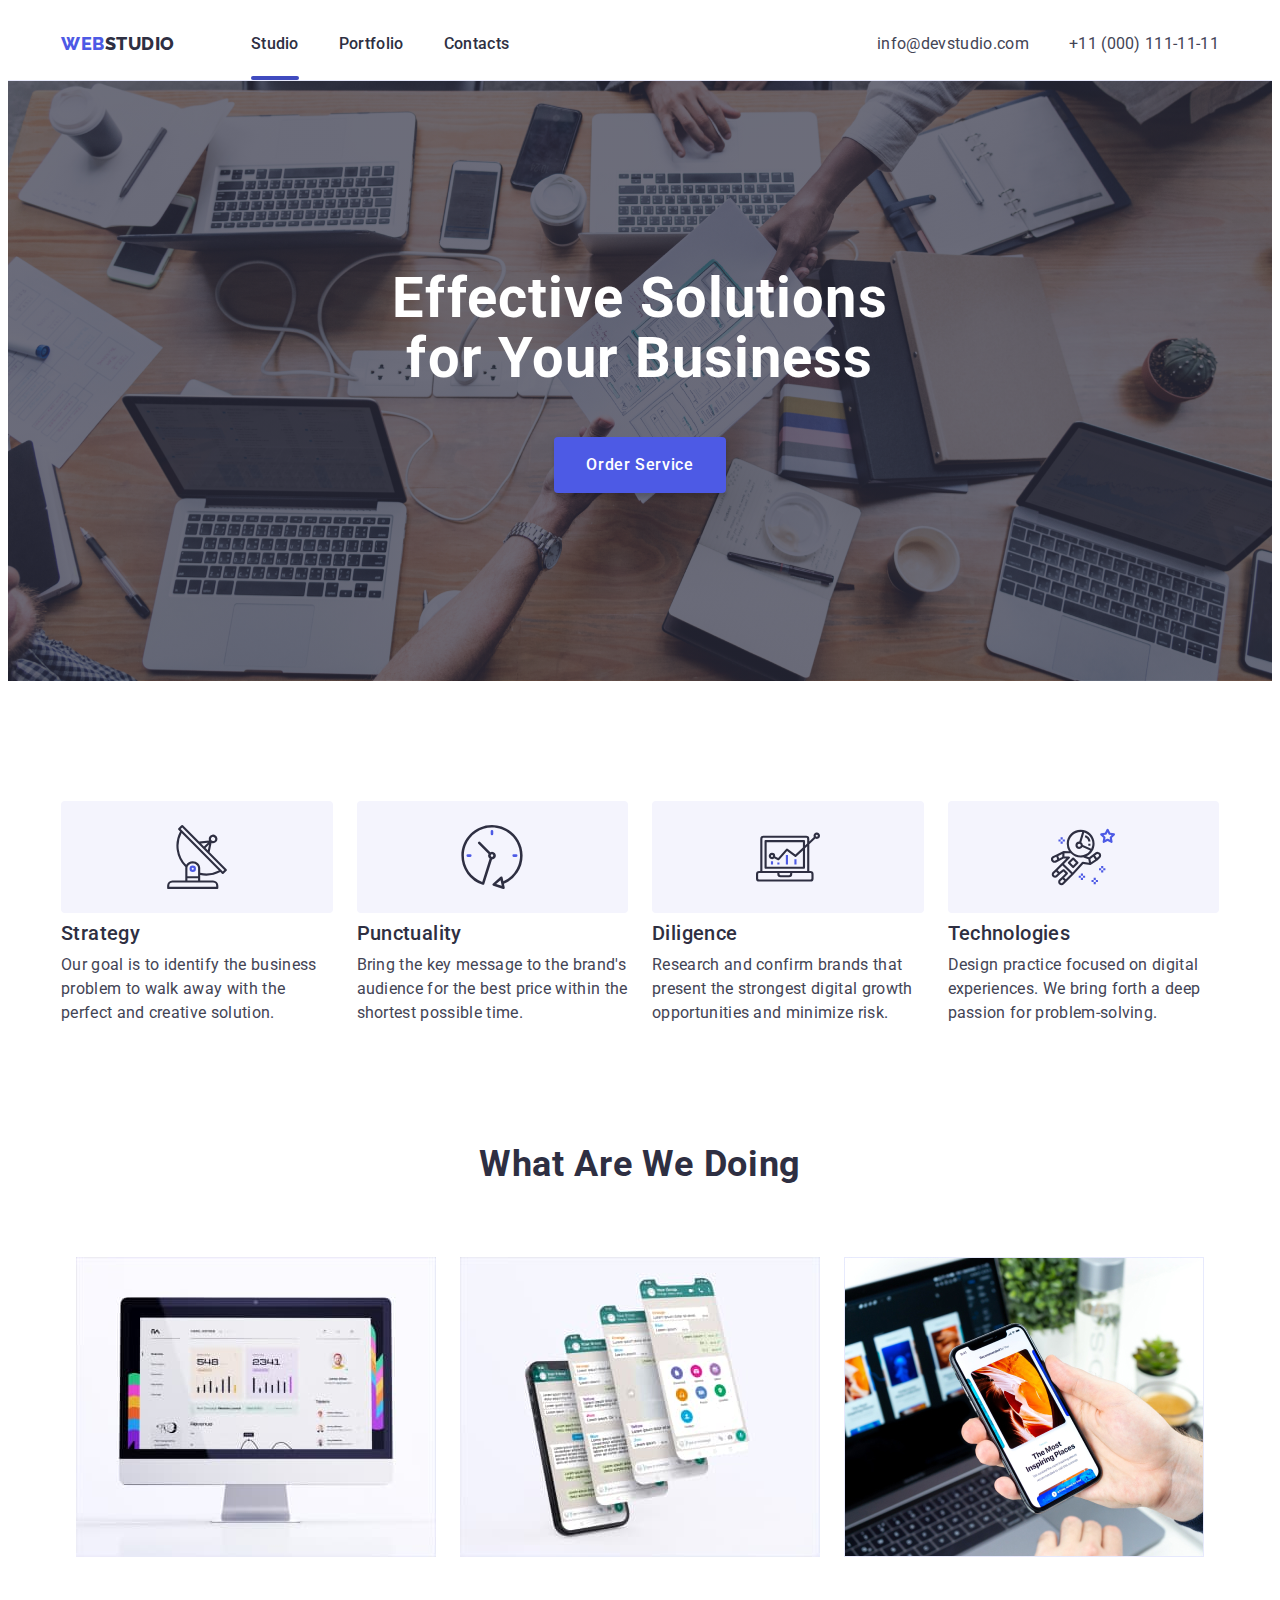
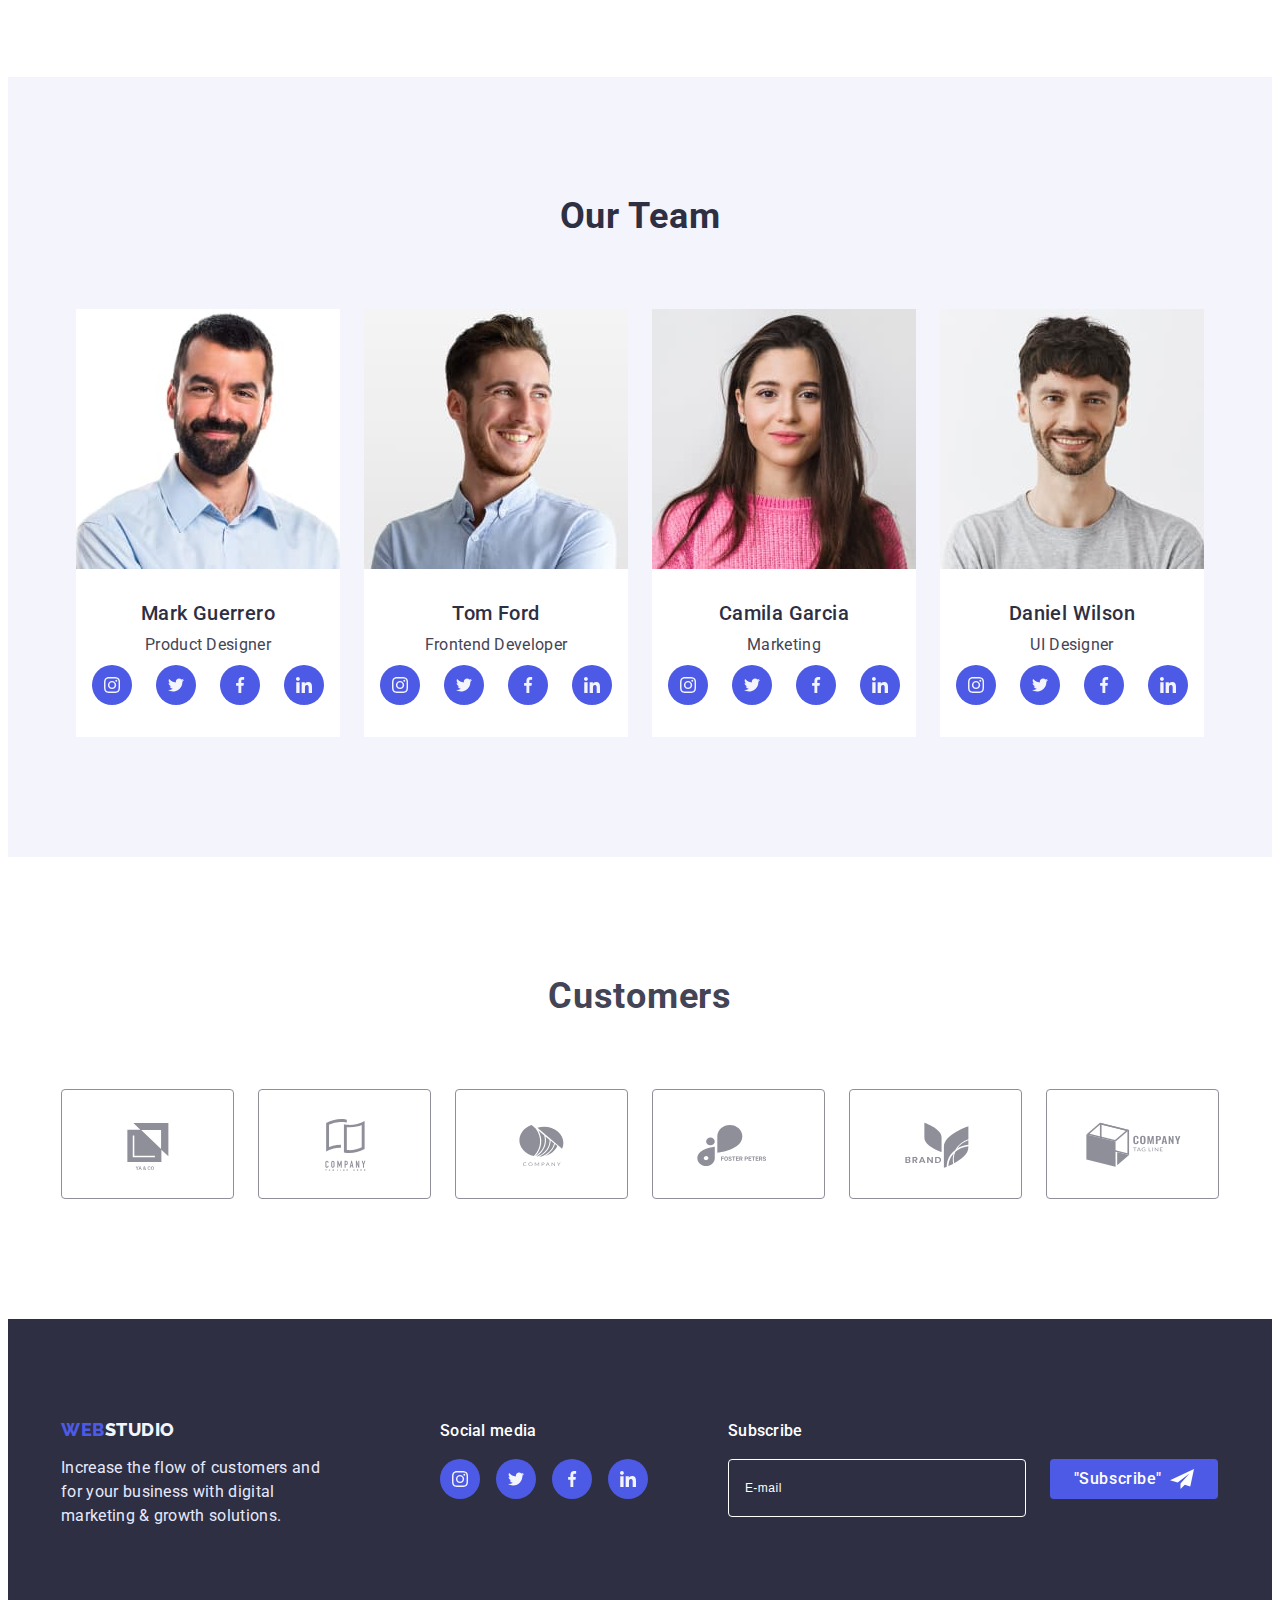
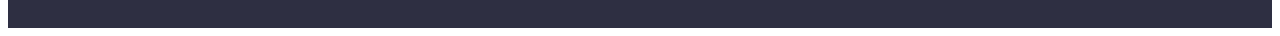
<file: index.html>
<!DOCTYPE html>
<html lang="en">

<head>
    <meta charset="UTF-8">
    <meta http-equiv="X-UA-Compatible" content="IE=edge">
    <meta name="viewport" content="width=device-width, initial-scale=1.0">
    <title>WebStudio</title>
    <link rel="preconnect" href="https://fonts.googleapis.com">
    <link rel="preconnect" href="https://fonts.gstatic.com" crossorigin>
    <link
        href="https://fonts.googleapis.com/css2?family=Raleway:wght@800&family=Roboto:wght@400;500;700;900&display=swap"
        rel="stylesheet" />
    <link rel="stylesheet" href="https://cdnjs.cloudflare.com/ajax/libs/modern-normalize/1.1.0/modern-normalize.min.css"
        integrity="sha512-wpPYUAdjBVSE4KJnH1VR1HeZfpl1ub8YT/NKx4PuQ5NmX2tKuGu6U/JRp5y+Y8XG2tV+wKQpNHVUX03MfMFn9Q=="
        crossorigin="anonymous" referrerpolicy="no-referrer" />
    <link href="./css/styles.css" rel="stylesheet">
</head>

<body>
    <header class="header">
        <div class="conteiner header-conteiner">
            <nav class="header-nav">
                <a class="logo-web link" href="./index.html">Web<span class="logo-studio">Studio</span></a>
                <ul class="header-list list ">
                    <li class="header-link link ">
                        <a class="pages link line" href="./index.html">Studio</a>
                    </li>
                    <li class="header-link link ">
                        <a class="pages link" href="./portfolio.html">Portfolio</a>
                    </li>
                    <li class="header-link link ">
                        <a class="pages link" href="">Contacts</a>
                    </li>
                </ul>
            </nav>
            <address class="header-list">

                <ul class="header-address-list list">
                    <li class="header-address">
                        <a class="header-item link" href="mailto:info@devstudio.com">info@devstudio.com</a>
                    </li>
                    <li class="header-address-">
                        <a class="header-item link" href="tel:+110001111111">+11 (000) 111-11-11</a>
                    </li>
                </ul>

            </address>
        </div>
    </header>
    <main>
        <section class="hero">
            <div class="conteiner">
                <h1 class="hero-title">Effective Solutions for Your Business</h1>
                <button class="hero-btn" data-modal-open type="button">Order Service</button>
            </div>
        </section>
        <section class="advantage section">
            <div class="conteiner advantage-conteiner">
                <h2 hidden class="advantage">advantage</h2>
                <ul class="advantage-list list">
                    <li class="advantage-item list ">
                        <div class="advantage-box">
                            <svg width="64" height="64" class="advantage-icon">
                                <use href="./images/hw4.svg#icon-advantage1"></use>
                            </svg>
                        </div>
                        <h3 class="advantage-title">Strategy</h3>
                        <p class="advantage-text">Our goal is to identify the business
                            problem to walk away with the perfect and creative solution.</p>
                    </li>
                    <li class="advantage-item list">
                        <div class="advantage-box">
                            <svg width="64" height="64">
                                <use href="./images/hw4.svg#icon-advantage3"></use>
                            </svg>
                        </div>
                        <h3 class="advantage-title">Punctuality</h3>
                        <p class="advantage-text"> Bring the key message to the brand's audience for the best price
                            within
                            the shortest possible
                            time.
                        </p>
                    </li>
                    <li class="advantage-item list">
                        <div class="advantage-box">
                            <svg width="64" height="64">
                                <use href="./images/hw4.svg#icon-advantage4"></use>
                            </svg>
                        </div>
                        <h3 class="advantage-title">Diligence</h3>
                        <p class="advantage-text">Research and confirm brands that present the strongest digital
                            growth
                            opportunities and minimize
                            risk.
                        </p>
                    </li>

                    <li class="advantage-item list">
                        <div class="advantage-box">
                            <svg width="64" height="64">
                                <use href="./images/hw4.svg#icon-advantage2"></use>
                            </svg>
                        </div>
                        <h3 class="advantage-title">Technologies</h3>
                        <p class="advantage-text">Design practice focused on digital experiences. We bring forth a
                            deep
                            passion for
                            problem-solving.
                        </p>
                    </li>
                </ul>
            </div>
        </section>
        <section class="our-work section">
            <div class="conteiner">
                <h2 class="our-work-title">What are we doing</h2>

                <ul class="our-work list">
                    <li class="our-work-item"><img src="./images/img1.jpg" alt="monitor" width="360" height="300"></li>
                    <li class="our-work-item"><img src="./images/img2.jpg" alt="picture with phone" width="360"
                            height="300"></li>
                    <li class="our-work-item"><img src="./images/img3.jpg" alt="smartphone and computer" width="360"
                            height="300"></li>
                </ul>
            </div>
        </section>
        <section class="team section">
            <div class="conteiner">
                <h2 class="team-title">Our Team</h2>
                <ul class="team list">
                    <li class="team-item">
                        <img src="./images/img4.jpg" alt="Product Designer" width="264" height="260">
                        <div class="team-card-text">
                            <h3 class="team-caption">Mark Guerrero</h3>
                            <p class="team-text">Product Designer</p>
                            <ul class="team-soc-list list">
                                <li class="team-soc-item">
                                    <a href="" class="team-soc-link link">
                                        <svg width="16" height="16" class="team-soc-icon">
                                            <use href="./images/hw4.svg#icon-instagram"></use>
                                        </svg>
                                    </a>
                                </li>
                                <li class="team-soc-item">
                                    <a href="" class="team-soc-link link">
                                        <svg width="16" height="16" class="team-soc-icon">
                                            <use href="./images/hw4.svg#icon-twitter"></use>
                                        </svg>
                                    </a>
                                </li>
                                <li class="team-soc-item">
                                    <a href="" class="team-soc-link link">
                                        <svg width="16" height="16" class="team-soc-icon">
                                            <use href="./images/hw4.svg#icon-facebook"></use>
                                        </svg>
                                    </a>
                                </li>
                                <li class="team-soc-item">
                                    <a href="" class="team-soc-link link">
                                        <svg width="16" height="16" class="team-soc-icon">
                                            <use href="./images/hw4.svg#icon-linkedin"></use>
                                        </svg>
                                    </a>
                                </li>
                            </ul>
                        </div>
                    </li>
                    <li class="team-item">
                        <img src="./images/img5.jpg" alt="Frontend Developer" width="264" height="260">
                        <div class="team-card-text">
                            <h3 class="team-caption">Tom Ford</h3>
                            <p class="team-text">Frontend Developer</p>
                            <ul class="team-soc-list list">
                                <li class="team-soc-item">
                                    <a href="" class="team-soc-link link">
                                        <svg width="16" height="16" class="team-soc-icon">
                                            <use href="./images/hw4.svg#icon-instagram"></use>
                                        </svg>
                                    </a>
                                </li>
                                <li class="team-soc-item">
                                    <a href="" class="team-soc-link link">
                                        <svg width="16" height="16" class="team-soc-icon">
                                            <use href="./images/hw4.svg#icon-twitter"></use>
                                        </svg>
                                    </a>
                                </li>
                                <li class="team-soc-item">
                                    <a href="" class="team-soc-link link">
                                        <svg width="16" height="16" class="team-soc-icon">
                                            <use href="./images/hw4.svg#icon-facebook"></use>
                                        </svg>
                                    </a>
                                </li>
                                <li class="team-soc-item">
                                    <a href="" class="team-soc-link link">
                                        <svg width="16" height="16" class="team-soc-icon">
                                            <use href="./images/hw4.svg#icon-linkedin"></use>
                                        </svg>
                                    </a>
                                </li>
                            </ul>
                        </div>
                    </li>
                    <li class="team-item">
                        <img src="./images/img6.jpg" alt="Marketing" width="264" height="260">
                        <div class="team-card-text">
                            <h3 class="team-caption">Camila Garcia</h3>
                            <p class="team-text">Marketing</p>
                            <ul class="team-soc-list list">
                                <li class="team-soc-item">
                                    <a href="" class="team-soc-link link">
                                        <svg width="16" height="16" class="team-soc-icon">
                                            <use href="./images/hw4.svg#icon-instagram"></use>
                                        </svg>
                                    </a>
                                </li>
                                <li class="team-soc-item">
                                    <a href="" class="team-soc-link link">
                                        <svg width="16" height="16" class="team-soc-icon">
                                            <use href="./images/hw4.svg#icon-twitter"></use>
                                        </svg>
                                    </a>
                                </li>
                                <li class="team-soc-item">
                                    <a href="" class="team-soc-link link">
                                        <svg width="16" height="16" class="team-soc-icon">
                                            <use href="./images/hw4.svg#icon-facebook"></use>
                                        </svg>
                                    </a>
                                </li>
                                <li class="team-soc-item">
                                    <a href="" class="team-soc-link link">
                                        <svg width="16" height="16" class="team-soc-icon">
                                            <use href="./images/hw4.svg#icon-linkedin"></use>
                                        </svg>
                                    </a>
                                </li>
                            </ul>
                        </div>
                    </li>
                    <li class="team-item">
                        <img src="./images/img7.jpg" alt="UI Designer" width="264" height="260">
                        <div class="team-card-text">
                            <h3 class="team-caption">Daniel Wilson</h3>
                            <p class="team-text">UI Designer</p>
                            <ul class="team-soc-list list">
                                <li class="team-soc-item">
                                    <a href="" class="team-soc-link link">
                                        <svg width="16" height="16" class="team-soc-icon">
                                            <use href="./images/hw4.svg#icon-instagram"></use>
                                        </svg>
                                    </a>
                                </li>
                                <li class="team-soc-item">
                                    <a href="" class="team-soc-link link">
                                        <svg width="16" height="16" class="team-soc-icon">
                                            <use href="./images/hw4.svg#icon-twitter"></use>
                                        </svg>
                                    </a>
                                </li>
                                <li class="team-soc-item">
                                    <a href="" class="team-soc-link link">
                                        <svg width="16" height="16" class="team-soc-icon">
                                            <use href="./images/hw4.svg#icon-facebook"></use>
                                        </svg>
                                    </a>
                                </li>
                                <li class="team-soc-item">
                                    <a href="" class="team-soc-link link">
                                        <svg width="16" height="16" class="team-soc-icon">
                                            <use href="./images/hw4.svg#icon-linkedin"></use>
                                        </svg>
                                    </a>
                                </li>
                            </ul>
                        </div>
                    </li>
                </ul>
            </div>
        </section>
        <section class="customers section">
            <div class="conteiner">
                <h2 class="customers-title">Customers</h2>
                <ul class="customers-list list">
                    <li class="customers-item">
                        <a class="customers-link link" href="">
                            <svg class="customers-icon" width="104" height="56">
                                <use href="./images/hw4.svg#icon-logo2c"></use>
                            </svg>

                        </a>
                    </li>
                    <li class="customers-item">
                        <a class="customers-link link" href="">
                            <svg class="customers-icon" width="104" height="56">
                                <use href="./images/hw4.svg#icon-logo3c"></use>
                            </svg>

                        </a>
                    </li>
                    <li class="customers-item">
                        <a class="customers-link link" href="">
                            <svg class="customers-icon" width="104" height="56">
                                <use href="./images/hw4.svg#icon-logo4c"></use>
                            </svg>

                        </a>
                    </li>
                    <li class="customers-item">
                        <a class="customers-link link" href="">
                            <svg class="customers-icon" width="104" height="56">
                                <use href="./images/hw4.svg#icon-logo5c"></use>
                            </svg>

                        </a>
                    </li>
                    <li class="customers-item">
                        <a class="customers-link link" href="">
                            <svg class="customers-icon" width="104" height="56">
                                <use href="./images/hw4.svg#icon-logo6c"></use>
                            </svg>

                        </a>
                    </li>
                    <li class="customers-item">
                        <a class="customers-link link" href="">
                            <svg class="customers-icon" width="104" height="56">
                                <use href="./images/hw4.svg#icon-logo7c"></use>
                            </svg>

                        </a>
                    </li>


                </ul>
            </div>
        </section>
    </main>

    <footer class="footer">
        <div class="conteiner footer-conteiner">
            <div class="footer-logo-box ">
                <a class="footer-logo-web link" href="./index.html">Web<span
                        class="footer-logo-studio link">Studio</span>
                </a>
                <p class="footer-text">Increase the flow of customers and <br> for your business with digital <br>
                    marketing & growth solutions.
                </p>
            </div>
            <div class="footer-social">
                <p class="footer-social-text">Social media</p>
                <ul class="footer-social-list list">
                    <li class="footer-social-item">
                        <a class="footer-social-link link" href="">
                            <svg class="footer-social-icon" width="16" height="16">
                                <use href="./images/hw4.svg#icon-instagram"></use>
                            </svg>
                        </a>
                    </li>
                    <li class="footer-social-item">
                        <a class="footer-social-link link" href="">
                            <svg class="footer-social-icon" width="16" height="16">
                                <use href="./images/hw4.svg#icon-twitter"></use>
                            </svg>
                        </a>
                    </li>
                    <li class="footer-social-item">
                        <a class="footer-social-link link" href="">
                            <svg class="footer-social-icon" width="16" height="16">
                                <use href="./images/hw4.svg#icon-facebook"></use>
                            </svg>
                        </a>
                    </li>
                    <li class="footer-social-item">
                        <a class="footer-social-link link" href="">
                            <svg class="footer-social-icon" width="16" height="16">
                                <use href="./images/hw4.svg#icon-linkedin"></use>
                            </svg>
                        </a>
                    </li>
                </ul>
            </div>
            <div class="footer-wrap">
                <p class="footer-title">Subscribe</p>
                <form class="footer-form">
                    <input type="email" class="footer-input" placeholder="E-mail" name="subscribe-email">

                    <button type="submit" class="footer-button">
                        <span class="footer-btn-text">"Subscribe"</span>
                        <svg class="footer-button-icon" width="24" height="24">
                            <use href="./images/icons.svg.svg#icon-airplane"></use>
                        </svg>
                    </button>
                </form>

            </div>
        </div>
    </footer>

    <div class="backdrop is-hidden" data-modal>
        <div class="modal">
            <button type="button" class="button-close" data-modal-close>
                <svg class="modal-close-X" width="24" height="24">
                    <use href="./images/hw4.svg#icon-x"></use>
                </svg>
            </button>
            <p class="modal-title">Leave your contacts and we will call you back</p>
            <form class="modal-form">
                <div class="modal-field">
                    <label for="user-name" class="modal-label-text">Name</label>
                    <div class="input-wrap">
                        <input type="text" class="modal-input" placeholder="" name="user-name" id="user-name" />
                        <svg class="modal-input-icon" width="18" height="18">
                            <use href="./images/icons.svg.svg#icon-name"></use>
                        </svg>
                    </div>
                </div>
                <div class="modal-field">
                    <label for="user-phone" class="modal-label-text">Phone</label>
                    <div class="input-wrap">
                        <input type="text" class="modal-input" placeholder="" name="user-phone" id="user-phone" />
                        <svg class="modal-input-icon" width="18" height="18">
                            <use href="./images/icons.svg.svg#icon-phone"></use>
                        </svg>
                    </div>
                </div>
                <div class="modal-field">
                    <label for="user-email" class="modal-label-text">Email</label>
                    <div class="input-wrap">
                        <input type="email" class="modal-input" placeholder="" name="user-email" id="user-email" />
                        <svg class="modal-input-icon" width="18" height="18">
                            <use href="./images/icons.svg.svg#icon-email"></use>
                        </svg>
                    </div>
                </div>
                <div class="modal-field">
                    <label for="user-comment" class="modal-label-text">Comment</label>
                    <textarea class="modal-textarea" name="user-comment" id="user-comment"
                        placeholder="Text input"></textarea>
                </div>
                <div class="modal-field">
                    <input type="checkbox" name="user-privacy" id="user-privacy" class="modal-check m-i-visually-hidden"
                        value="true" />
                    <label for="user-privacy" id="Privacy-Policy" class="consent-text">
                        I accept the terms and conditions of the
                        <a class="consent-item" href="">Privacy Policy</a>
                    </label>
                </div>
                <button type="submit" class="modal-btn">Send</button>
            </form>
        </div>
    </div>
    <script src="./js/modal.js"></script>

</body>


</html>
</file>
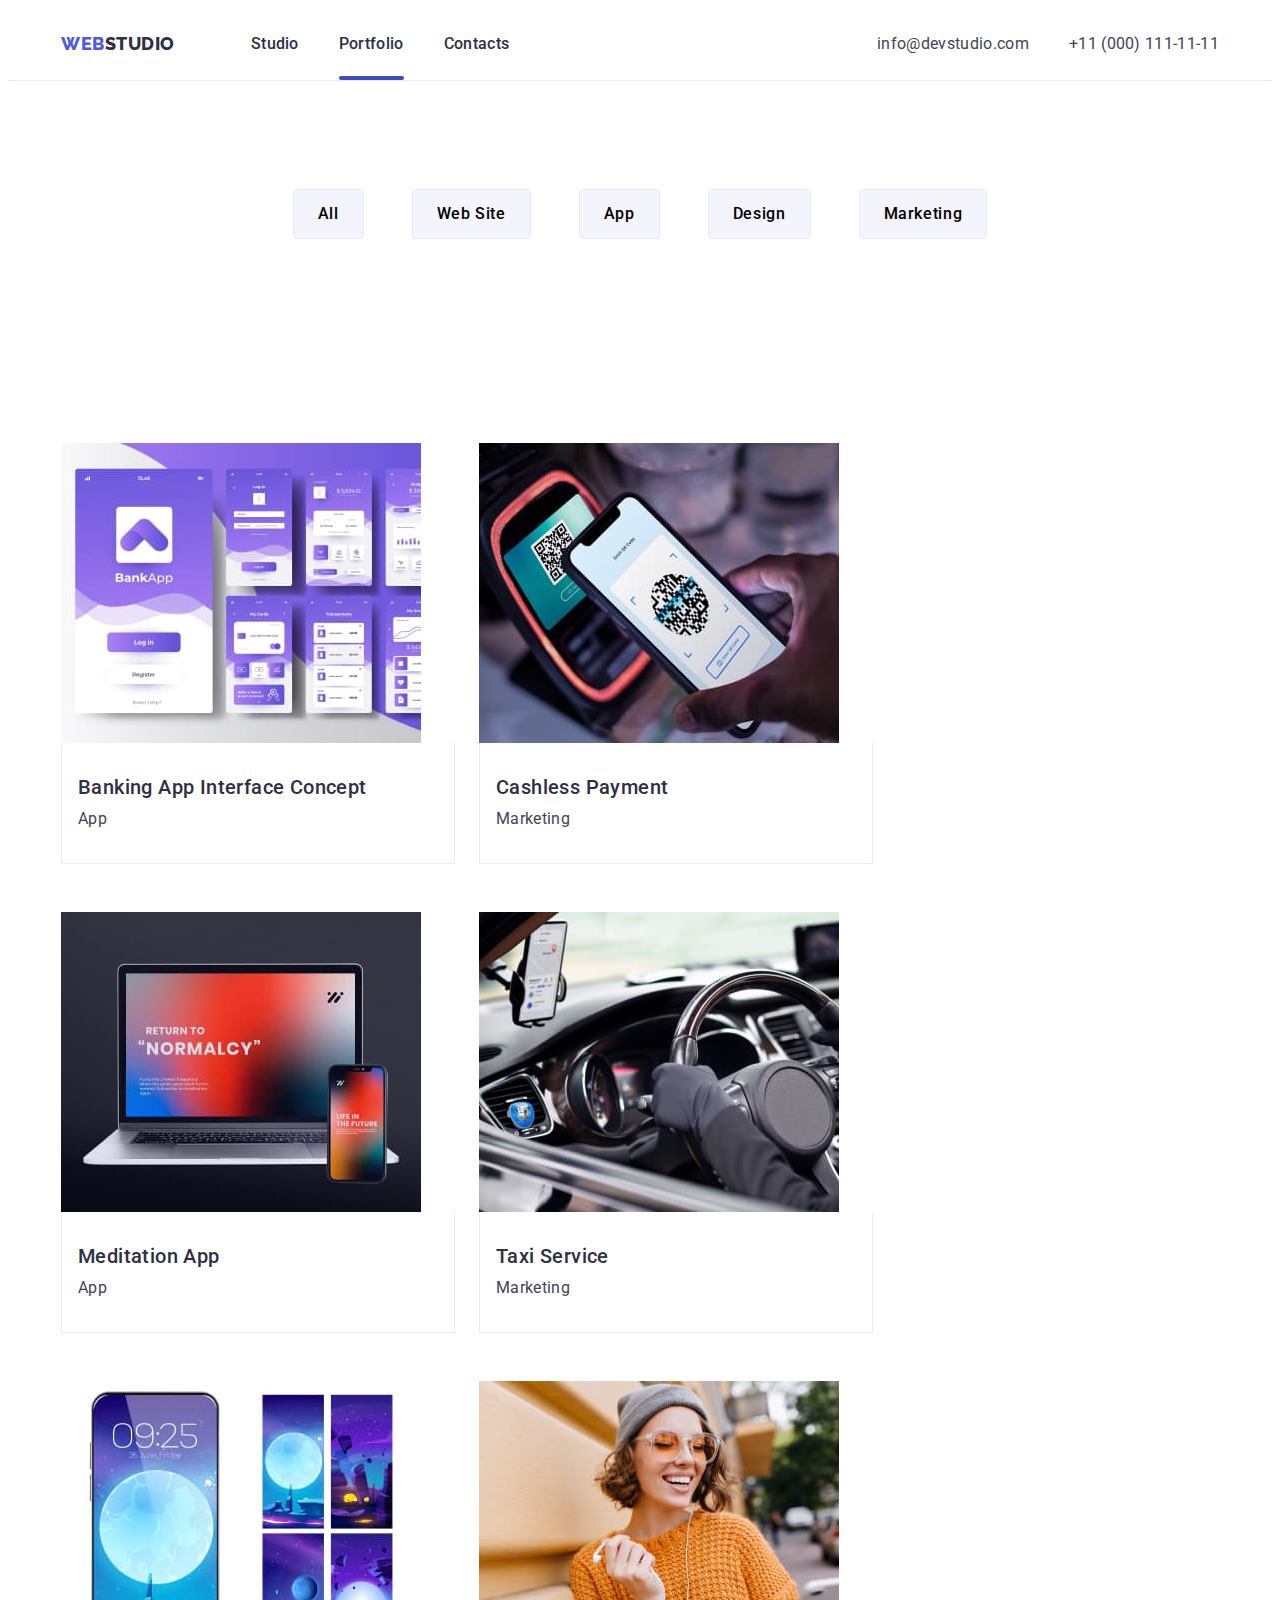
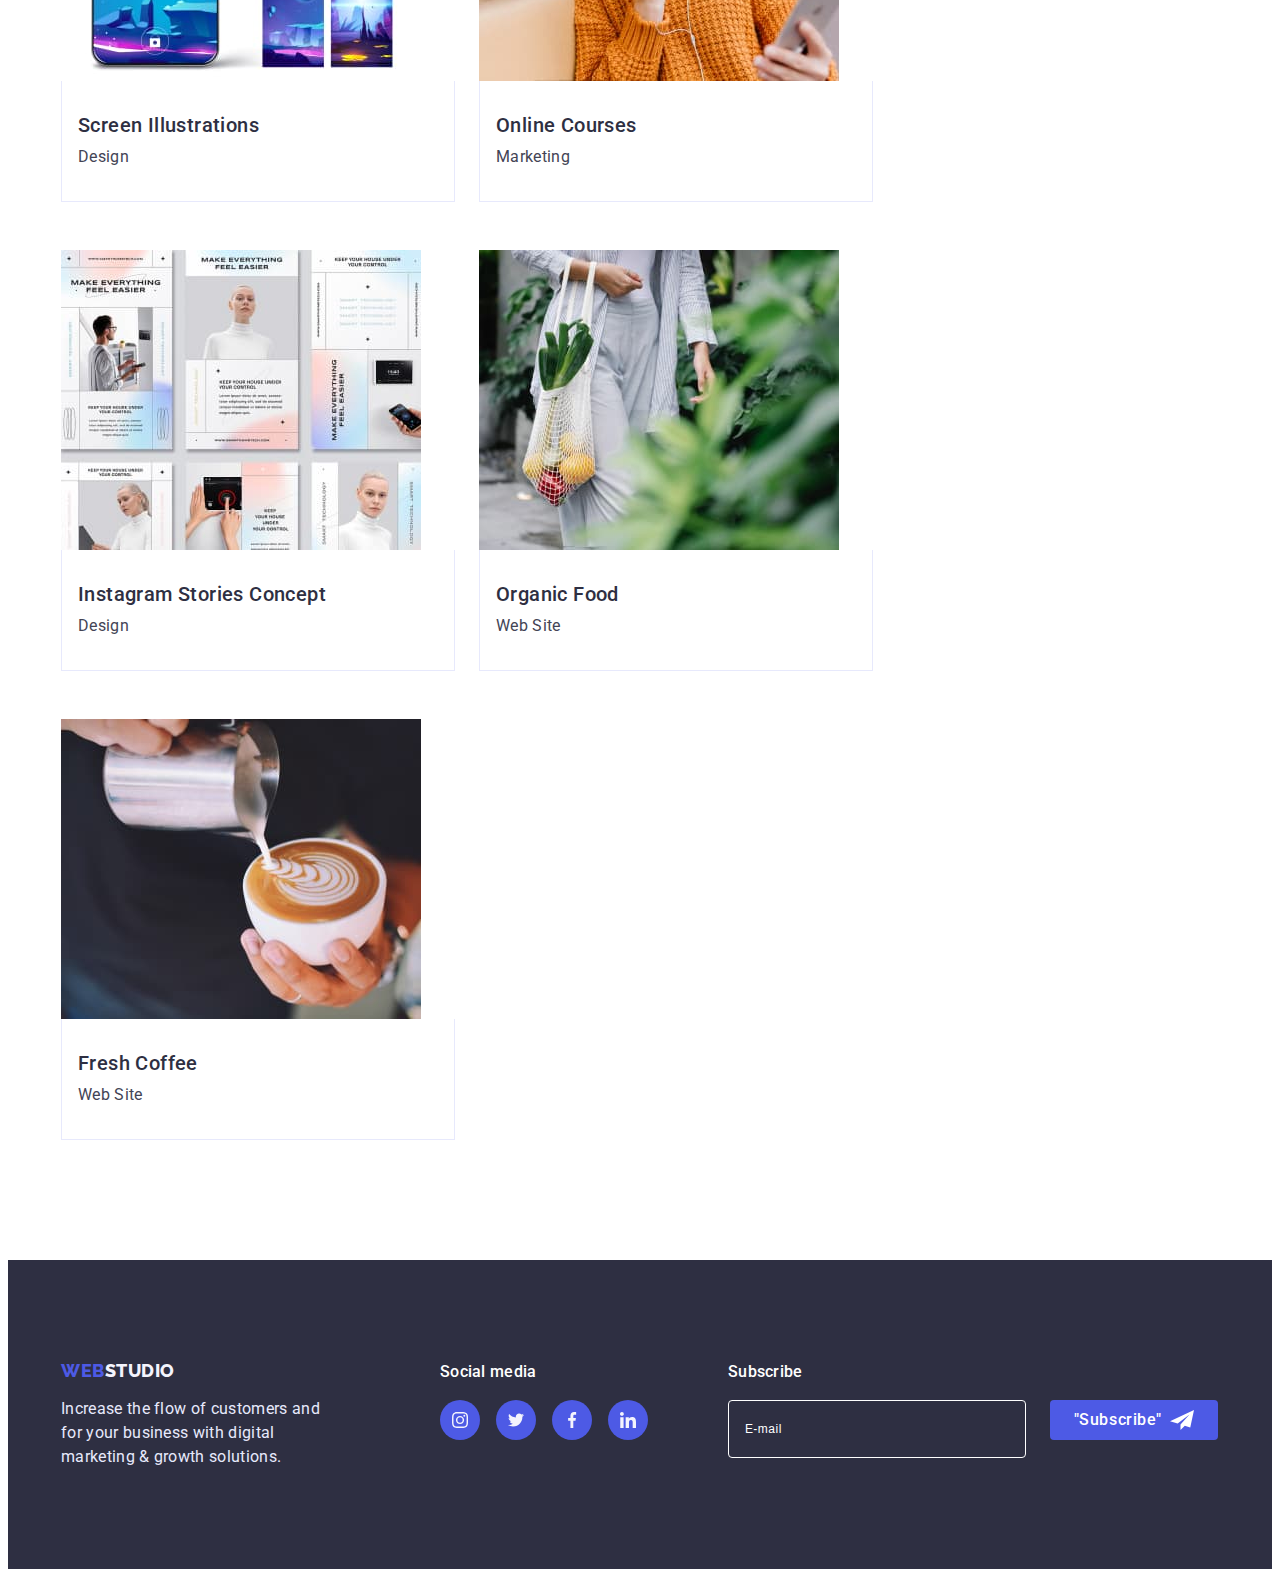
<file: portfolio.html>
<!DOCTYPE html>
<html lang="en">

<head>
    <meta charset="UTF-8">
    <meta http-equiv="X-UA-Compatible" content="IE=edge">
    <meta name="viewport" content="width=device-width, initial-scale=1.0">
    <title>WebStudio</title>
    <link rel="preconnect" href="https://fonts.googleapis.com">
    <link rel="preconnect" href="https://fonts.gstatic.com" crossorigin>
    <link
        href="https://fonts.googleapis.com/css2?family=Raleway:wght@800&family=Roboto:wght@400;500;700;900&display=swap"
        rel="stylesheet" />
    <link rel="stylesheet" href="https://cdnjs.cloudflare.com/ajax/libs/modern-normalize/1.1.0/modern-normalize.min.css"
        integrity="sha512-wpPYUAdjBVSE4KJnH1VR1HeZfpl1ub8YT/NKx4PuQ5NmX2tKuGu6U/JRp5y+Y8XG2tV+wKQpNHVUX03MfMFn9Q=="
        crossorigin="anonymous" referrerpolicy="no-referrer" />


    <link href="./css/styles.css" rel="stylesheet">
</head>

<header class="header">
    <div class="conteiner header-conteiner">
        <nav class="header-nav">
            <a class="logo-web link" href="./index.html">Web<span class="logo-studio">Studio</span></a>
            <ul class="header-list list">
                <li class="header-link link"><a class="pages link" href="./index.html">Studio</a></li>
                <li class="header-link link"><a class="pages link line" href="">Portfolio</a></li>
                <li class="header-link link"><a class="pages link" href="">Contacts</a></li>
            </ul>
        </nav>
        <address>
            <ul class="header-address-list list">
                <li class="header-address">
                    <a class="header-item link" href="mailto:info@devstudio.com">info@devstudio.com</a>
                </li>
                <li class="header-address">
                    <a class="header-item link" href="tel:+110001111111">+11 (000) 111-11-11</a>
                </li>
            </ul>
        </address>
    </div>
</header>
<main>
    <section class="conteiner portfolio-section">
        <div class="conteiner portfolio-filters-conteiner">
            <h1 class="portfolio-visually-hidden">Progects</h1>
            <ul class="portfolio-filters list">
                <li class="portfolio-filters-item"><button class="portfolio-filters-btn" type="button">All</button></li>
                <li class="portfolio-filters-item"><button class="portfolio-filters-btn" type="button">Web Site</button>
                </li>
                <li class="portfolio-filters-item"><button class="portfolio-filters-btn" type="button">App</button></li>
                <li class="portfolio-filters-item"><button class="portfolio-filters-btn" type="button">Design</button>
                </li>
                <li class="portfolio-filters-item"><button class="portfolio-filters-btn"
                        type="button">Marketing</button></li>
            </ul>
        </div>
    </section>
    <section class="conteiner portfolio-item-section">
        <ul class="portfolio-progect-list list">
            <li class="portfolio-item">
                <a class="portfolio-link link">
                    <div class="portfolio-top-wrap">
                        <img class="bank-app-img" src="./images/portf1.jpg" alt="bank app" width="360" height="300">
                        <p class="portfolio-cover-text">
                            14 Stylish and User-Friendly App Design Concepts · Task Manager App · Calorie Tracker App ·
                            Exotic Fruit Ecommerce App · Cloud Storage App
                        </p>
                    </div>
                    <div class="card-text">
                        <h2 class="title">Banking App Interface Concept</h2>
                        <p class="text">App</p>
                    </div>
                </a>
            </li>
            <li class="portfolio-item">
                <a class="portfolio-link link">
                    <div class="portfolio-top-wrap">
                        <img class="cashless-payment-img" src="./images/portf2.jpg" alt="qr code" width="360"
                            height="300">
                        <p class="portfolio-cover-text">
                            14 Stylish and User-Friendly App Design Concepts · Task Manager App · Calorie Tracker App ·
                            Exotic Fruit Ecommerce App · Cloud Storage App
                        </p>
                    </div>
                    <div class="card-text">
                        <h2 class="title">Cashless Payment</h2>
                        <p class="text">Marketing</p>
                    </div>
                </a>
            </li>
            <li class="portfolio-item">
                <a class="portfolio-link link">
                    <div class="portfolio-top-wrap">
                        <img class="meditaion-app-img" src="./images/portf3.jpg" alt="laptop" width="360" height="300">
                        <p class="portfolio-cover-text">
                            14 Stylish and User-Friendly App Design Concepts · Task Manager App · Calorie Tracker App ·
                            Exotic Fruit Ecommerce App · Cloud Storage App
                        </p>
                    </div>
                    <div class="card-text">
                        <h2 class="title">Meditation App</h2>
                        <p class="text">App</p>
                    </div>
                </a>
            </li>

            <li class="portfolio-item">
                <a class="portfolio-link link">
                    <div class="portfolio-top-wrap">
                        <img class="taxi-service-img" src="./images/portf4.jpg" alt="steering wheel" width="360"
                            height="300">
                        <p class="portfolio-cover-text">
                            14 Stylish and User-Friendly App Design Concepts · Task Manager App · Calorie Tracker App ·
                            Exotic Fruit Ecommerce App · Cloud Storage App
                        </p>
                    </div>
                    <div class="card-text">
                        <h2 class="title">Taxi Service</h2>
                        <p class="text">Marketing</p>
                    </div>
                </a>
            </li>
            <li class="portfolio-item">
                <a class="portfolio-link link">
                    <div class="portfolio-top-wrap">
                        <img class="screen-illustrations-img" src="./images/portf5.jpg" alt="screen phone" width="360"
                            height="300">
                        <p class="portfolio-cover-text">
                            14 Stylish and User-Friendly App Design Concepts · Task Manager App · Calorie Tracker App ·
                            Exotic Fruit Ecommerce App · Cloud Storage App
                        </p>
                    </div>
                    <div class="card-text">
                        <h2 class="title">Screen Illustrations</h2>
                        <p class="text">Design</p>
                    </div>
                </a>
            </li>
            <li class="portfolio-item">
                <a class="portfolio-link link">
                    <div class="portfolio-top-wrap">
                        <img class="online-courses-img" src="./images/portf6.jpg" alt="girl in orange sweater"
                            width="360" height="300">
                        <p class="portfolio-cover-text">
                            14 Stylish and User-Friendly App Design Concepts · Task Manager App · Calorie Tracker App ·
                            Exotic Fruit Ecommerce App · Cloud Storage App
                        </p>
                    </div>
                    <div class="card-text">
                        <h2 class="title">Online Courses</h2>
                        <p class="text">Marketing</p>
                    </div>
                </a>
            </li>
            <li class="portfolio-item">
                <a class="portfolio-link link">
                    <div class="portfolio-top-wrap">
                        <img src="./images/portf7.jpg" alt="many pictures" width="360" height="300">
                        <p class="portfolio-cover-text">
                            14 Stylish and User-Friendly App Design Concepts · Task Manager App · Calorie Tracker App ·
                            Exotic Fruit Ecommerce App · Cloud Storage App
                        </p>
                    </div>
                    <div class="card-text">
                        <h2 class="title">Instagram Stories Concept</h2>
                        <p class="text">Design</p>
                    </div>
                </a>
            </li>
            <li class="portfolio-item">
                <a class="portfolio-link link">
                    <div class="portfolio-top-wrap">
                        <img class="organic-food-img" src="./images/portf8.jpg" alt="groceries in a bag" width="360"
                            height="300">
                        <p class="portfolio-cover-text">
                            14 Stylish and User-Friendly App Design Concepts · Task Manager App · Calorie Tracker App ·
                            Exotic Fruit Ecommerce App · Cloud Storage App
                        </p>
                    </div>
                    <div class="card-text">
                        <h2 class="title">Organic Food</h2>
                        <p class="text">Web Site</p>
                    </div>
                </a>
            </li>
            <li class="portfolio-item">
                <a class="portfolio-link link">
                    <div class="portfolio-top-wrap">
                        <img class="fresh-coffee-img" src="./images/portf9.jpg" alt="cappuccino" width="360"
                            height="300">
                        <p class="portfolio-cover-text">
                            14 Stylish and User-Friendly App Design Concepts · Task Manager App · Calorie Tracker App ·
                            Exotic Fruit Ecommerce App · Cloud Storage App
                        </p>
                    </div>
                    <div class="card-text">
                        <h2 class="title">Fresh Coffee</h2>
                        <p class="text">Web Site</p>
                    </div>
                </a>
            </li>
        </ul>
    </section>
</main>

<footer class="footer">
    <div class="conteiner footer-conteiner">
        <div class="footer-logo-box ">
            <a class="footer-logo-web link" href="./index.html">Web<span class="footer-logo-studio link">Studio</span>
            </a>
            <p class="footer-text">Increase the flow of customers and <br> for your business with digital <br>
                marketing
                &
                growth
                solutions.
            </p>
        </div>
        <div class="footer-social">
            <p class="footer-social-text">Social media</p>
            <ul class="footer-social-list list">
                <li class="footer-social-item">
                    <a class="footer-social-link link" href="">
                        <svg class="footer-social-icon" width="16" height="16">
                            <use href="./images/hw4.svg#icon-instagram"></use>
                        </svg>
                    </a>
                </li>
                <li class="footer-social-item">
                    <a class="footer-social-link link" href="">
                        <svg class="footer-social-icon" width="16" height="16">
                            <use href="./images/hw4.svg#icon-twitter"></use>
                        </svg>
                    </a>
                </li>
                <li class="footer-social-item">
                    <a class="footer-social-link link" href="">
                        <svg class="footer-social-icon" width="16" height="16">
                            <use href="./images/hw4.svg#icon-facebook"></use>
                        </svg>
                    </a>
                </li>
                <li class="footer-social-item">
                    <a class="footer-social-link link" href="">
                        <svg class="footer-social-icon" width="16" height="16">
                            <use href="./images/hw4.svg#icon-linkedin"></use>
                        </svg>
                    </a>
                </li>
            </ul>
        </div>
        <div class="footer-wrap">
            <p class="footer-title">Subscribe</p>
            <form class="footer-form">
                <input type="email" class="footer-input" placeholder="E-mail" name="subscribe-email">

                <button type="submit" class="footer-button">
                    <span class="footer-btn-text">"Subscribe"</span>
                    <svg class="footer-button-icon" width="24" height="24">
                        <use href="./images/icons.svg.svg#icon-airplane"></use>
                    </svg>
                </button>
            </form>

        </div>
    </div>


</footer>




</html>
</file>
<file: css/styles.css>
:root {
    --color-iris: #4D5AE5;
    --color-ocean: #404BBF;
    --color-navy-blue: #2E2F42;
    --color-green: #31D0AA;
    --color-slate: #434455;
    --color-light-slate: #8E8F99;
    --color-cornflower: #E7E9FC;
    --color-cloud: #F4F4FD;
    --color-grey: #2E2F42;
    --color-wite: #FFFFFF;
    --color-md-bc: #FCFCFC;

}

body {
    font-family: "Roboto", sans-serif;
    color: var(--color-slate);

}

p,
h1,
h2,
h3,
h4,
h5,
h6,
ul {
    margin: 0;
    padding: 0;
}


img {
    display: block;
    max-width: 100%;
    height: auto;
}

.section {
    padding: 120px 0;
}


button {
    font-family: inherit;
}

address {
    font-style: normal;
}

.conteiner {
    max-width: 1158px;
    padding-left: 15px;
    padding-right: 15px;
    margin: 0 auto;
}

/*------HEADER------*/
.header {
    background-color: var(--color-wite);
    padding-top: 24px;
    padding-bottom: 24px;
    border-bottom: 1px solid var(--color-cornflower);

}

.header-list {
    display: flex;
    align-items: center;
    gap: 40px;

}

.header-conteiner {
    display: flex;
    align-items: center;
}

.header-nav {
    display: inline-flex;
    align-items: center;
    margin-right: auto;
}

.logo-web {
    margin-right: 76px;
}

.header-address-list {
    display: flex;
    align-items: center;
    gap: 40px;
}



/*--------LOGO-------*/

.logo-web {
    font-family: 'Raleway', sans-serif;
    font-style: normal;
    font-weight: 800;
    font-size: 18px;
    line-height: 1.17;
    letter-spacing: 0.03em;
    text-transform: uppercase;
    color: var(--color-iris)
}

.logo-studio {
    font-family: 'Raleway', sans-serif;
    font-style: normal;
    font-weight: 800;
    font-size: 18px;
    line-height: 1.17;
    letter-spacing: 0.03em;
    text-transform: uppercase;
    color: var(--color-navy-blue);
}

.link {
    text-decoration: none;
}

.list {
    list-style: none;
}

/*-----NAV-----*/

.pages {
    font-style: normal;
    font-weight: 500;
    font-size: 16px;
    line-height: 1.5;
    letter-spacing: 0.02em;
    color: var(--color-grey);
    display: flex;
    align-items: center;
    position: relative;
    transition: color 250ms;
    transition-timing-function: cubic-bezier(0.4, 0, 0.2, 1);

}

.line:after {
    content: "";
    position: absolute;
    width: 100%;
    height: 4px;
    top: 44px;
    left: 0;
    border-radius: 2px;
    background-color: var(--color-ocean);

}

.pages:hover {
    color: var(--color-ocean);

}

.pages:focus {
    color: var(--color-ocean);
}

.pages:hover::after {
    content: "";
    position: absolute;
    width: 100%;
    height: 4px;
    top: 44px;
    left: 0;
    border-radius: 2px;
    background-color: var(--color-ocean);

}

.pages:focus::after {
    content: "";
    position: absolute;
    width: 100%;
    height: 4px;
    top: 44px;
    left: 0;
    border-radius: 2px;
    background-color: var(--color-ocean);
}


/*-----ADDERESS-----*/

address {
    font-style: normal;
}

.header-item {

    font-size: 16px;
    line-height: 1.5;
    letter-spacing: 0.02em;
    color: var(--color-slate);
    gap: 40px;
    transition: color 250ms cubic-bezier(0.4, 0, 0.2, 1);

}

.header-item:hover,
.header-item:focus {
    color: var(--color-ocean);
}



/*-------HERO--------*/


.hero {
    background-color: var(--color-navy-blue);
    background-image: linear-gradient(rgba(46, 47, 66, 0.7),
            rgba(46, 47, 66, 0.7)),
        url(../images/s.hero.jpg);
    background-repeat: no-repeat;
    background-position: center;
    background-size: cover;
    display: flex;
    align-items: center;
    padding-top: 188px;
    padding-bottom: 188px;

}

.hero-title {

    font-size: 56px;
    margin-bottom: 48px;
    line-height: 1.07;
    text-align: center;
    letter-spacing: 0.02em;
    color: var(--color-wite);
    max-width: 496px;


}

.hero-btn {
    font-family: inherit;
    font-weight: 500;
    font-size: 16px;
    line-height: 1.5;
    letter-spacing: 0.04em;
    color: var(--color-wite);
    background-color: var(--color-iris);
    box-shadow: 0px 4px 4px rgba(0, 0, 0, 0.15);
    cursor: pointer;
    display: block;
    padding: 16px 32px;
    border-radius: 4px;
    margin: 0 auto;
    text-align: center;
    border: none;
    transition: background-color 250ms;
    transition-timing-function: cubic-bezier(0.4, 0, 0.2, 1);
}

.hero-btn:hover,
.hero-btn:focus {
    background-color: var(--color-ocean);

}


/*---------ADVANTAGE-----*/

.advantage {
    padding-bottom: 0px;
}


.advantage-list {
    display: flex;
    flex-wrap: wrap;
    align-items: center;
    gap: 24px;
}

.advantage-item {
    flex-basis: calc((100% - 72px) / 4);
}

.advantage-box {
    display: flex;
    justify-content: center;
    align-items: center;
    height: 112px;
    background: var(--color-cloud);
    border-radius: 4px;
    margin-bottom: 8px;
}

.advantage-title {
    margin-bottom: 8px;
    font-style: normal;
    font-weight: 500;
    font-size: 20px;
    line-height: 1.2;
    letter-spacing: 0.02em;
    color: var(--color-navy-blue)
}

.advantage-text {
    font-size: 16px;
    line-height: 1.5;
    letter-spacing: 0.02em;
    color: var(--color-slate)
}



/*------OUR WORK-----*/


.our-work-title {
    font-style: normal;
    font-weight: 700;
    font-size: 36px;
    line-height: 1.11;
    text-align: center;
    letter-spacing: 0.02em;
    text-transform: capitalize;
    color: var(--color-navy-blue);
    margin-bottom: 72px;
}

.our-work {
    display: flex;
    align-items: center;
    gap: 24px;
}

.our-work-item {
    flex-basis: calc((100% - 48px) / 3);

}

/*----TEAM----*/

.team {
    display: flex;
    align-items: center;
    gap: 24px;
    background-color: var(--color-cloud);

}

.team-item {
    background: var(--color-wite);
    flex-basis: calc((100% - 108px) / 4);
}

.team-card-text {
    padding: 32px 16px;
}

.team-title {
    font-size: 36px;
    line-height: 1.11;
    text-align: center;
    letter-spacing: 0.02em;
    text-transform: capitalize;
    color: var(--color-grey);
    margin-bottom: 72px;

}

.team-caption {
    font-style: normal;
    font-weight: 500;
    font-size: 20px;
    line-height: 1.2;
    letter-spacing: 0.02em;
    color: var(--color-grey);
    text-align: center;
    margin-bottom: 8px;

}

.team-text {
    font-size: 16px;
    line-height: 1.5;
    letter-spacing: 0.02em;
    color: var(--color-slate);
    text-align: center;
    margin-bottom: 8px;
}

.team-soc-list {
    display: flex;
    justify-content: center;
    gap: 24px;

}


.team-soc-item {
    width: 40px;
    height: 40px;

}


.team-soc-link {
    width: 100%;
    height: 100%;
    border-radius: 50%;
    background-color: var(--color-iris);
    display: flex;
    align-items: center;
    justify-content: center;
    transition: background-color 250ms;
    transition-timing-function: cubic-bezier(0.4, 0, 0.2, 1);
}


.team-soc-icon {
    fill: var(--color-cloud);
}

.team-soc-link:hover {
    background-color: var(--color-ocean);

}

.team-soc-link:focus {
    background-color: var(--color-ocean);

}

/*-------CUSTOMERS----*/



.customers-title {
    text-align: center;
    font-size: 36px;
    line-height: 1.11;
    letter-spacing: 0.02em;
    text-transform: capitalize;
    margin-bottom: 72px;
}

.customers-list {
    display: flex;
    align-items: center;
    gap: 24px;

}

.customers-item {
    flex-basis: calc((100% - 120px) / 6);
}

.customers-link {
    display: flex;
    align-items: center;
    justify-content: center;
    height: 88px;
    border-radius: 4px;
    border: 1px solid var(--color-light-slate);
    padding: 10px;
    color: var(--color-light-slate);
    transition: color 250ms;
    transition-timing-function: cubic-bezier(0.4, 0, 0.2, 1);
}

.customers-icon {
    fill: currentColor;
}

.customers-link:hover {
    border: 1px solid var(--color-ocean);
    color: var(--color-ocean);

}


.customers-link:focus {
    border: 1px solid var(--color-ocean);
    color: var(--color-ocean);

}


/*------FOOTER--------*/

.footer {

    background-color: var(--color-grey);
    padding-top: 100px;
    padding-bottom: 100px;
}

.footer-conteiner {
    display: flex;

}

.footer-logo {
    font-family: 'Raleway', sans-serif;
    font-weight: 800;
    font-size: 18px;
    line-height: 1.17;
    letter-spacing: 0.03em;
    text-transform: uppercase;
    color: var(--color-iris);


}

.footer-logo-web {
    font-family: 'Raleway', sans-serif;
    font-weight: 800;
    font-size: 18px;
    line-height: 1.17;
    letter-spacing: 0.03em;
    text-transform: uppercase;
    color: var(--color-iris);
}

.footer-logo-studio {
    font-family: 'Raleway', sans-serif;
    font-style: normal;
    font-weight: 800;
    font-size: 18px;
    line-height: 1.17;
    align-items: center;
    letter-spacing: 0.03em;
    text-transform: uppercase;
    color: var(--color-cloud);
}

.footer-text {
    font-style: normal;
    font-weight: 400;
    font-size: 16px;
    line-height: 1.5;
    letter-spacing: 0.02em;
    color: var(--color-cornflower);
    background-color: var(--color-navy-blue);
    margin-top: 16px;

}

.footer-social {
    margin-left: 120px;

}


.footer-social-text {
    font-style: normal;
    font-weight: 500;
    font-size: 16px;
    line-height: 1.5;
    letter-spacing: 0.02em;
    color: var(--color-wite);
    margin-bottom: 16px;
}

.footer-social-list {
    display: flex;
    justify-content: center;
    gap: 16px;
}

.footer-social-item {
    width: 40px;
    height: 40px;
}

.footer-social-link {
    width: 100%;
    height: 100%;
    border-radius: 50%;
    background-color: var(--color-iris);
    display: flex;
    align-items: center;
    justify-content: center;
    transition: background-color 250ms;
    transition-timing-function: cubic-bezier(0.4, 0, 0.2, 1);
}

.footer-social-icon {
    fill: var(--color-cloud);
}

.footer-social-link:hover {
    background-color: var(--color-green);

}

.footer-social-link:focus {
    background-color: var(--color-green);

}

.footer-wrap {
    margin-left: 80px;
}

.footer-form {
    display: flex;
}

.footer-title {
    font-style: normal;
    font-weight: 500;
    font-size: 16px;
    line-height: 1.5;
    letter-spacing: 0.02em;
    color: var(--color-wite);
    margin-bottom: 16px;
}

.footer-input {
    width: 264px;
    height: 40px;
    font-weight: 400;
    line-height: 1.5;
    align-items: center;
    letter-spacing: 0.04em;
    border: 1px solid var(--color-wite);
    border-radius: 4px;
    background-color: transparent;
    padding: 8px 16px;
    color: var(--color-wite);
    font-size: 12px;
    line-height: 24px;
    outline: none;
}

.footer-input::placeholder {
    color: var(--color-wite);
    font-size: 12px;
}

.footer-button {
    width: 168px;
    height: 40px;
    top: 140px;
    background-color: var(--color-iris);
    display: flex;
    align-items: center;
    text-align: center;
    letter-spacing: 0.04em;
    border-radius: 4px;
    cursor: pointer;
    padding: 8px 24px;
    margin: 0 auto;
    border-style: none;
    margin-left: 24px;
    transition: background-color 250ms;
    transition-timing-function: cubic-bezier(0.4, 0, 0.2, 1);
    gap: 16px;
}

.footer-btn-text {
    width: 80px;
    height: 24px;
    font-style: normal;
    font-weight: 500;
    font-size: 16px;
    line-height: 1.5;
    color: var(--color-wite);

}

.footer-button-icon {
    fill: var(--color-wite);
}

.footer-button:hover,
.footer-button:focus {
    background-color: var(--color-ocean);
}



/*------PORTFOLIO----*/
/*-----FILTERS----*/

.portfolio-section {
    display: flex;
    flex-wrap: wrap;
    align-items: center;
    padding: 96px 0 120px;

}

.portfolio-filters-conteiner {}

.portfolio-visually-hidden {
    position: absolute;
    width: 1px;
    height: 1px;
    margin: -1px;
    border: 0;
    padding: 0;
    white-space: nowrap;
    clip-path: inset(100%);
    clip: rect(0 0 0 0);
    overflow: hidden;
}

.portfolio-filters {
    display: flex;
    flex-direction: row;
    justify-content: center;
    align-items: center;
    border: transparent;
    text-transform: none;
}

.portfolio-filters-btn {
    font-family: inherit;
    font-style: normal;
    font-weight: 500;
    font-size: 16px;
    line-height: 1.5;
    align-items: center;
    text-align: center;
    letter-spacing: 0.04em;
    background-color: var(--color-iris);
    cursor: pointer;
    background: var(--color-cloud);
    padding-top: 12px;
    padding-bottom: 12px;
    padding-left: 24px;
    padding-right: 24px;
    border: 1px solid var(--color-cornflower);
    border-radius: 4px;
    transition: background-color 250ms;
    transition-timing-function: cubic-bezier(0.4, 0, 0.2, 1);

}

.portfolio-filters-item {
    display: flex;
    flex-wrap: wrap;
    gap: 24px;
    padding: 12px 24px 12px 24px;

}


.portfolio-filters-item :hover {
    background-color: var(--color-ocean);
    color: #FFFFFF;
    box-shadow: 0px 3px 1px rgba(0, 0, 0, 0.1), 0px 2px 1px rgba(0, 0, 0, 0.08), 0px 2px 2px rgba(0, 0, 0, 0.12);
    border-radius: 4px;

}

.portfolio-filters-item :focus {
    background-color: var(--color-ocean);
    color: #FFFFFF;
    box-shadow: 0px 3px 1px rgba(0, 0, 0, 0.1), 0px 2px 1px rgba(0, 0, 0, 0.08), 0px 2px 2px rgba(0, 0, 0, 0.12);
    border-radius: 4px;
}

/*-----PROJECT-----*/

.portfolio-item-section {
    padding-bottom: 120px;
}

.portfolio-progect-list {
    display: flex;
    flex-wrap: wrap;
    column-gap: 24px;
    row-gap: 48px;
    margin-top: 72px;
    cursor: pointer
}

.portfolio-item:hover .portfolio-cover-text {
    transform: translateY(0);
    transition-timing-function: cubic-bezier(0.4, 0, 0.2, 1);
}

.portfolio-top-wrap {
    position: relative;
    overflow: hidden;
}

.portfolio-cover-text {
    position: absolute;
    top: 0;
    left: 0;
    font-weight: 400;
    font-size: 16px;
    line-height: 1.5;
    color: var(--color-cloud);
    background-color: var(--color-iris);
    height: 100%;
    width: 100%;
    overflow-y: auto;
    padding: 40px 32px;
    transform: translateY(100%);
    transition: transform 250ms linear;
}

.portfolio-link {
    display: block;
}

.portfolio-link:hover,
.portfolio-link:focus {
    box-shadow: 0px 1px 6px rgba(46, 47, 66, 0.08), 0px 1px 1px rgba(46, 47, 66, 0.16), 0px 2px 1px rgba(46, 47, 66, 0.08);

}

.portfolio-item:is(:hover, :focus) .portfolio-item {
    max-width: calc((100% - 48px) / 3);
    height: 48px;
}


.card-text {
    display: flex;
    flex-direction: column;
    justify-content: center;
    align-items: flex-start;
    padding: 32px 16px;
    width: 360px;
    border-top: 0;
    border-right: 1px solid var(--color-cornflower);
    border-left: 1px solid var(--color-cornflower);
    border-bottom: 1px solid var(--color-cornflower);
    transition: color 250ms;
    transition-timing-function: cubic-bezier(0.4, 0, 0.2, 1);
}




.title {
    font-family: "Roboto", sans-serif;
    font-weight: 500;
    font-size: 20px;
    line-height: 24px;
    letter-spacing: 0.02em;
    color: var(--color-grey);
    margin-bottom: 8px;
}

.text {
    font-family: "Roboto", sans-serif;
    font-style: normal;
    font-weight: 400;
    font-size: 16px;
    line-height: 24px;
    letter-spacing: 0.02em;
    color: var(--color-slate);
    width: 360px;
}

/*------ MODAL -----*/

.backdrop {
    position: fixed;
    top: 0;
    left: 0;
    width: 100%;
    height: 100%;
    background-color: rgba(46, 47, 66, 0.4);
    box-shadow: 0px 1px 1px rgba(0, 0, 0, 0.14), 0px 1px 3px rgba(0, 0, 0, 0.12), 0px 2px 1px rgba(0, 0, 0, 0.2);
    transition: opacity 250ms linear, visibility 250ms linear;
}

.modal {
    width: 408px;
    min-height: 576px;
    background-color: var(--color-md-bc);
    border-radius: 4px;
    position: absolute;
    top: 50%;
    left: 50%;
    transform: translate(-50%, -50%) scale(1.2);
    transition: transform 250ms linear;
    box-shadow: 0px 1px 1px rgba(0, 0, 0, 0.14), 0px 1px 3px rgba(0, 0, 0, 0.12), 0px 2px 1px rgba(0, 0, 0, 0.2);
    padding: 32px;
}

.backdrop.is-hidden .modal {
    transform: translate(-50%, -50%) scale(0.8);

}

.button-close {
    border: 1px solid rgba(0, 0, 0, 0.1);
    border-radius: 50%;
    display: block;
    margin-left: auto;
    background-color: var(--color-cornflower);
    transition: background-color 250ms;
    transition-timing-function: cubic-bezier(0.4, 0, 0.2, 1);

}

.button-close:hover {
    background-color: var(--color-ocean);
}

.button-close:hover .modal-close-X {
    fill: var(--color-wite);
}

.button-close:focus {
    background-color: var(--color-ocean);
}

.button-close:focus .modal-close-X {
    fill: var(--color-wite);
}

.modal-close-X {
    width: 8px;
    height: 8px;
    fill: var(--color-navy-blue);
    display: inline-flex;
    justify-content: center;
    align-items: center;
    cursor: pointer;
    transition: background-color 250ms;
    transition-timing-function: cubic-bezier(0.4, 0, 0.2, 1);
}



.is-hidden {
    opacity: 0;
    visibility: hidden;
    pointer-events: none;
}

.no-scroll {
    overflow: hidden;
}

/*----*/

.modal-title {
    font-weight: 500;
    font-size: 16px;
    line-height: 1.5;
    color: var(--color-grey);
    text-align: center;
    margin-top: 24px;
    margin-bottom: 16px;
}

.input-wrap {
    position: relative;
}


.modal-input {
    width: 100%;
    height: 40px;
    border: 1px solid rgba(46, 47, 66, 0.4);
    border-radius: 4px;

    padding-left: 38px;
    outline: transparent;
    transition: background-color 250ms;
    transition-timing-function: cubic-bezier(0.4, 0, 0.2, 1);
}

.modal-input:focus {
    border-color: var(--color-iris);
}

.modal-field {
    margin-bottom: 8px;
}

.modal-input:focus+.modal-input-icon {
    fill: var(--color-iris);
}

.modal-input::placeholder {
    font-size: 12px;
    color: var(--color-light-slate);
}

.modal-label-text {
    display: inline-block;
    margin-bottom: 4px;
    font-size: 12px;
    color: var(--color-light-slate);
}


.modal-input-icon {
    position: absolute;
    left: 16px;
    top: 3px;
    top: 50%;
    transform: translateY(-50%);
    transition: background-color 250ms;
    transition-timing-function: cubic-bezier(0.4, 0, 0.2, 1);

}

.modal-textarea {
    width: 100%;
    height: 120px;
    border: 1px solid rgba(46, 47, 66, 0.4);
    border-radius: 4px;
    background-color: transparent;
    resize: none;
    padding: 16px;
    outline: transparent;
    transition: background-color 250ms;
    transition-timing-function: cubic-bezier(0.4, 0, 0.2, 1);
}

.modal-textarea:focus {
    border-color: var(--color-iris);
}


.consent-text {
    font-weight: 400;
    font-size: 12px;
    line-height: 14px;
    letter-spacing: 0.04em;
    text-align: left;
    color: var(--color-light-slate);

}

.consent-item {
    font-family: 'Roboto';
    font-weight: 400;
    font-size: 12px;
    line-height: 16px;
    letter-spacing: 0.04em;
    text-decoration-line: underline;
    color: var(--color-iris);

}

.consent-text::before {
    content: "";
    width: 16px;
    height: 16px;
    border: 1px solid rgba(46, 47, 66, 0.4);
    border-radius: 2px;
    display: inline-block;
    margin-right: 8px;
    vertical-align: middle;

}

.modal-check:checked+.consent-text::before {
    background-color: var(--color-ocean);
    border: none;
    background-image: url(../images/click.svg);
    background-repeat: no-repeat;
    background-position: center;
}

.consent-text {
    margin-bottom: 35px;
}


.m-i-visually-hidden {
    position: absolute;
    width: 1px;
    height: 1px;
    margin: -1px;
    border: 0;
    padding: 0;
    white-space: nowrap;
    clip-path: inset(100%);
    clip: rect(0 0 0 0);
    overflow: hidden;
}

.modal-btn {
    width: 169px;
    height: 56px;
    font-family: inherit;
    font-weight: 500;
    font-size: 16px;
    line-height: 1.5;
    letter-spacing: 0.04em;
    color: var(--color-wite);
    background-color: var(--color-iris);
    box-shadow: 0px 4px 4px rgba(0, 0, 0, 0.15);
    cursor: pointer;
    display: flex;
    align-items: center;
    text-align: center;
    justify-content: center;
    padding: 16px 32px;
    border-radius: 4px;
    margin: 0 auto;
    border: none;
    transition: background-color 250ms;
    transition-timing-function: cubic-bezier(0.4, 0, 0.2, 1);
}

.modal-btn:focus,
.modal-btn:hover {
    background-color: var(--color-ocean);
}
</file>
